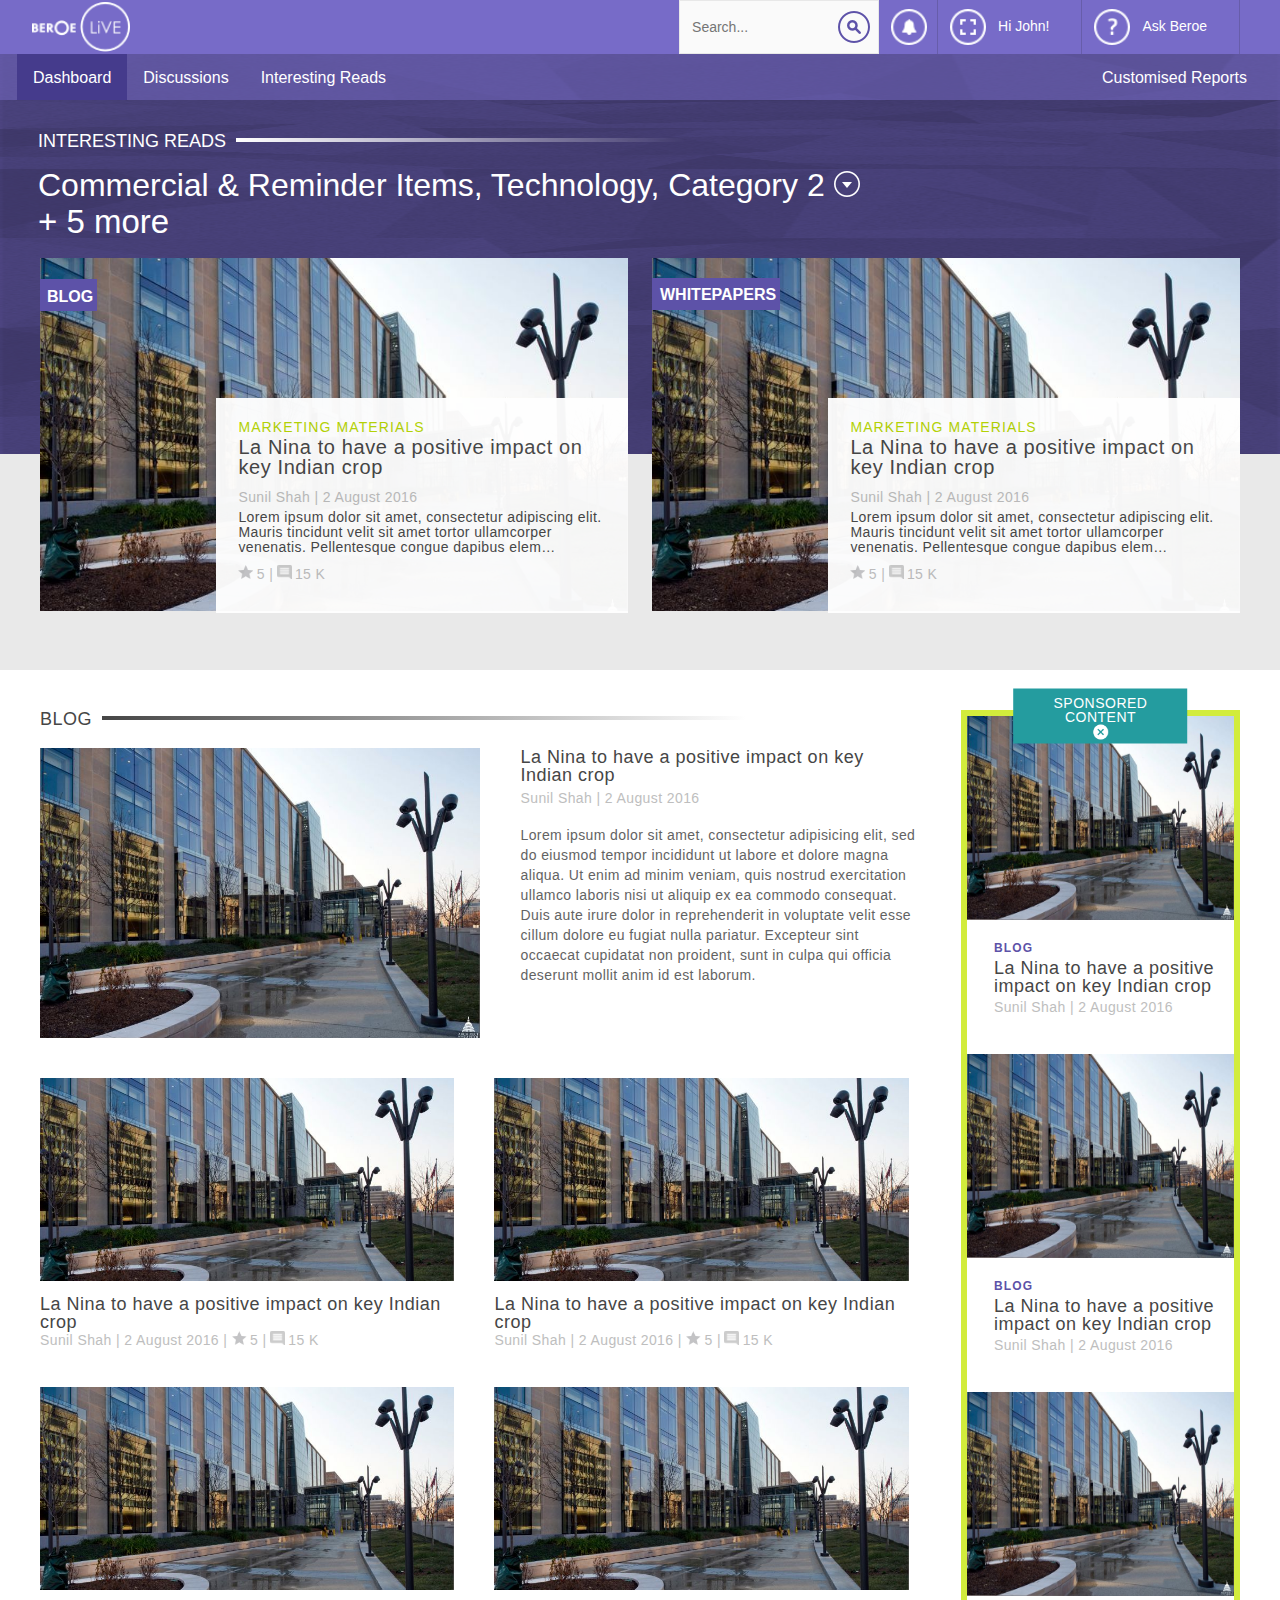
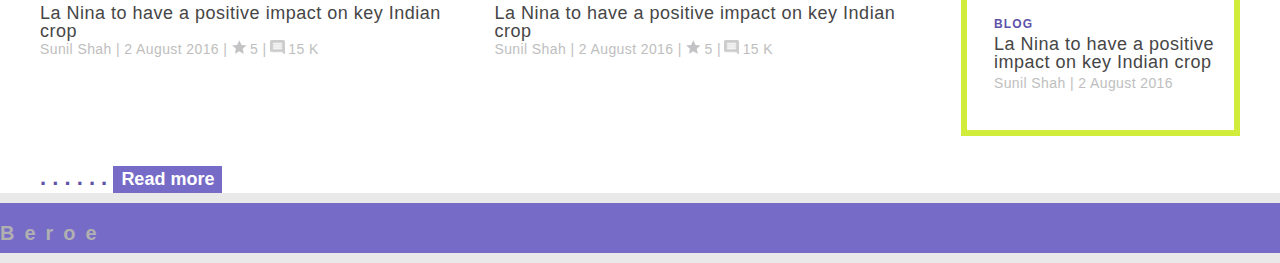
<file: zep_1/index.html>
<!DOCTYPE html>
<html>
<head>
	<title>Zeplin 02-Interesting Reads</title>
	<meta charset="utf-8">
	<link rel="stylesheet" href="./css/style.css">
	<meta name="viewport" content="width=device-width, initial-scale=1.0, user-scalable=no">
	
</head>
<body>

	<div id="popup-askBeroe" class="askBeroe-popup-pos">
		<div id="popup-wrap">
			<div id="popup-cont">
				<h1>--------------ASK BEROE--------------</h1>
				<p>Lorem ipsum dolor sit amet, consectetur adipisicing elit, sed do eiusmod
				tempor incididunt ut labore et dolore magna aliqua. Ut enim ad minim veniam,
				quis nostrud exercitation ullamco laboris nisi ut aliquip ex ea commodo
				consequat. Duis aute irure dolor in reprehenderit in voluptate velit esse
				cillum dolore eu fugiat nulla pariatur. Excepteur sint occaecat cupidatat non
				proident, sunt in culpa qui officia deserunt mollit anim id est laborum.</p>
				<p><a href="javascript:void(0)" onmousedown="toggleAskBeroePopUp();">Close pop-up X</a></p>
			</div>
		</div>
	</div>

	<div class="container-for-header">
		<header>
			<div class="header-fill">
				<div class="fill-top-navbar">
					<nav class="nav-first-row">
						<div class="logo">
							<img src="./assets/icons/beroe-live-logo.png">
						</div>
						<ul>
								
							<li id="searchBar" class="search-bar">
								<input id="search" type="text" name="" placeholder="Search..." maxlength="20" onmousedown="toggleSearch();" onblur="toggleSearch();" onmouseover="changeColor();" autocomplete="off">
							</li>
								
							<li class="notification-icon">
								<img  src="./assets/icons/notification-icon.png">	
							</li>
									
							<li class="login-ask">
								<div>
									<img  src="./assets/icons/full-screen-opaque-copy.png">
									<a href="index.html">Hi John!</a>
								</div>
							</li>
									
							<li class="login-ask">
								<div>
									<img  src="./assets/icons/ask-beroe.png">
									<a onclick="toggleAskBeroePopUp();" onblur="toggleAskBeroePopUp();">Ask Beroe</a>
								</div>
							</li>

						</ul>
					</nav>
				</div>
				<div class="fill-bottom-navbar">
					<nav class="nav-second-row">
						<div  id="links" class="list">
							<div class="list-items">
								<div class="list-item">
									<a href="#" class="linkbutton active">Dashboard </a>
								</div>
								<div class="list-item">
									<a href="#" class="linkbutton">Discussions </a>
								</div>
								<div class="list-item">
									<a href="#" class="linkbutton">Interesting Reads</a>
								</div>
							</div>

							<div class="list-items">
								<div class="list-item">
									<a href="#" class="linkbutton">Customised Reports</a>
								</div>
							</div>		
						</div>
					</nav>
			    </div>
			</div>
			<div class="fill-header-section">
			<section>
				<span class="header-section-head">INTERESTING READS</span><div id="grad-first-line"></div>
				<div>
					<p class="header-section-sub-head">Commercial & Reminder Items, Technology, Category 2</p>
					<div class="btn-pop">
						<button class= "ripple" onclick="togglePopup();"><img src="./assets/icons/caret-circle-white.png"></button>	
						<div id="popup-small" class="popup-position">			
							<div id="popup-container">
								<h3>POP UP</h3>
								<p>Lorem ipsum dolor sit amet, consectetur adipisicing elit, sed do eiusmod</p>
								<p><a href="javascript:void(0)" onmousedown="togglePopup();">Close pop-up X</a></p>
							</div>	
						</div>
					</div>
				</div>
				<p class="header-section-count">+ 5 more</p>
			</section>
			</div>
	    </header>
		<div class="fill-showcase">
		<section class="showcase" class="clearfix">
				<div class="first-image-box">
					<img src="./assets/images/buildings.jpg">
					<p class="blog-tag"><b>BLOG      </b></p>
					<div class="first-box-div">
						<p class="showcase-head">MARKETING MATERIALS</p>
						<p class="showcase-sub-head">La Nina to have a positive impact on key Indian crop</p>
						<p class="showcase-name-head">Sunil Shah | 2 August 2016</p>
						<p class="showcase-text">Lorem ipsum dolor sit amet, consectetur adipiscing elit. Mauris tincidunt velit sit amet tortor ullamcorper venenatis. Pellentesque congue dapibus elem…</p>
						<div class="star-comment-showcase">
							<img src="./assets/icons/grey-star.png">
							<p class="star-comment-para">5 | </p>
							<img src="./assets/icons/comments.png">
							<p class="star-comment-para">15 K</p>
					    </div>
					</div>
				</div>
				<div class="second-image-box" class="clearfix">
					<img src="./assets/images/buildings.jpg">
					<p class="whitepapers-tag"><b>WHITEPAPERS      </b></p>
					<div class="second-box-div">
						<p class="showcase-head">MARKETING MATERIALS</p>
						<p class="showcase-sub-head">La Nina to have a positive impact on key Indian crop</p>
						<p class="showcase-name-head">Sunil Shah | 2 August 2016</p>
						<p class="showcase-text">Lorem ipsum dolor sit amet, consectetur adipiscing elit. Mauris tincidunt velit sit amet tortor ullamcorper venenatis. Pellentesque congue dapibus elem…</p>
						<div class="star-comment-showcase">
							<img src="./assets/icons/grey-star.png">
							<p class="star-comment-para">5 | </p>
							<img src="./assets/icons/comments.png">
							<p class="star-comment-para">15 K</p>
					    </div>
					</div>
				</div>
		</section>
		</div>
    </div>
    <div class="fill-article">
	<article class="clearfix">
		<section id="section-to-expand">
			<div class="heading-contain">
			    <span class="section-head">BLOG</span><div id="grad-second-line"></div>
			    <div id="banner-to-show">
					<p>SPONSORED CONTENT</p>
					<button class="sponser-btn-to-show" onclick="toggleAside();"><img src="./assets/icons/caret-circle-white-filled.png"></button>
				</div>
			</div>
			<div class="section-container">
				<div id="f-sec" class="first-sec" class="clearfix">
					<img src="./assets/images/buildings.jpg">
					<div class="matter">
						<p class="matter-head">La Nina to have a positive impact on key Indian crop</p>
						<p class="matter-sub-head">Sunil Shah | 2 August 2016</p>
						<p class="matter-text">Lorem ipsum dolor sit amet, consectetur adipisicing elit, sed do eiusmod
						tempor incididunt ut labore et dolore magna aliqua. Ut enim ad minim veniam,
						quis nostrud exercitation ullamco laboris nisi ut aliquip ex ea commodo
						consequat. Duis aute irure dolor in reprehenderit in voluptate velit esse
						cillum dolore eu fugiat nulla pariatur. Excepteur sint occaecat cupidatat non
						proident, sunt in culpa qui officia deserunt mollit anim id est laborum.</p>
					</div>
				</div>
				
					<div class="box">
						<img src="./assets/images/buildings.jpg">
						<p class="box-para">La Nina to have a positive impact on key Indian crop</p>
						<span class="box-span">Sunil Shah | 2 August 2016 | </span><span class="star-comment-box">
							<img class="box-img" src="./assets/icons/grey-star.png">
							<p class="star-comment-para">5 | </p>
							<img class="box-img" src="./assets/icons/comments.png">
							<p class="star-comment-para">15 K</p>
					    </span>
					</div>
					<div class="box">
						<img src="./assets/images/buildings.jpg">
						<p class="box-para">La Nina to have a positive impact on key Indian crop</p>
						<span class="box-span">Sunil Shah | 2 August 2016 | </span><span class="star-comment-box">
							<img src="./assets/icons/grey-star.png">
							<p class="star-comment-para">5 | </p>
							<img src="./assets/icons/comments.png">
							<p class="star-comment-para">15 K</p>
					    </span>
					</div>
				
				
					<div class="box">
						<img src="./assets/images/buildings.jpg">
						<p class="box-para">La Nina to have a positive impact on key Indian crop</p>
						<span class="box-span">Sunil Shah | 2 August 2016 | </span><span class="star-comment-box">
							<img src="./assets/icons/grey-star.png">
							<p class="star-comment-para">5 | </p>
							<img src="./assets/icons/comments.png">
							<p class="star-comment-para">15 K</p>
					    </span>
					</div>
					<div class="box">
						<img src="./assets/images/buildings.jpg">
						<p class="box-para">La Nina to have a positive impact on key Indian crop</p>
						<span class="box-span">Sunil Shah | 2 August 2016 | </span><span class="star-comment-box">
							<img src="./assets/icons/grey-star.png">
							<p class="star-comment-para">5 | </p>
							<img src="./assets/icons/comments.png">
							<p class="star-comment-para">15 K</p>
					    </span>
					</div>
			</div>
		</section>

		<aside id="aside-to-hide">
			<div class="blogs">
				<img src="./assets/images/buildings.jpg">
				<div class="matter-for-aside">
					<p class="aside-same-para-first"><b>BLOG</b></p>
					<p class="aside-same-para-second">La Nina to have a positive impact on key Indian crop</p>
					<p class="aside-same-para-third">Sunil Shah | 2 August 2016</p>
				</div>
			</div>
			<div class="blogs">
				<img src="./assets/images/buildings.jpg">
				<div class="matter-for-aside">
					<p class="aside-same-para-first"><b>BLOG</b></p>
					<p class="aside-same-para-second">La Nina to have a positive impact on key Indian crop</p>
					<p class="aside-same-para-third">Sunil Shah | 2 August 2016</p>
				</div>
			</div>
			<div class="blogs">
				<img src="./assets/images/buildings.jpg">
				<div class="matter-for-aside">
					<p class="aside-same-para-first"><b>BLOG</b></p>
					<p class="aside-same-para-second">La Nina to have a positive impact on key Indian crop</p>
					<p class="aside-same-para-third">Sunil Shah | 2 August 2016</p>
				</div>
			</div>
			<div class="banner">
				<p>SPONSORED CONTENT</p>
				<div class="sponser-btn"><button onclick="toggleAside();"><img src="./assets/icons/close-white.png"></button></div>
			</div>
		</aside>
	</article>
	</div>
	<div class="extra-wrapper">
		<div class="extra-container">
			<div id="extra-matter">
				<div class="first-ex" class="clearfix">
					<img src="./assets/images/buildings.jpg">
					<div class="matter">
						<p class="matter-head">La Nina to have a positive impact on key Indian crop</p>
						<p class="matter-sub-head">Sunil Shah | 2 August 2016</p>
						<p class="matter-text">Lorem ipsum dolor sit amet, consectetur adipisicing elit, sed do eiusmod
						tempor incididunt ut labore et dolore magna aliqua. Ut enim ad minim veniam,
						quis nostrud exercitation ullamco laboris nisi ut aliquip ex ea commodo
						consequat. Duis aute irure dolor in reprehenderit in voluptate velit esse
						cillum dolore eu fugiat nulla pariatur. Excepteur sint occaecat cupidatat non
						proident, sunt in culpa qui officia deserunt mollit anim id est laborum.</p>
					</div>
				</div>
				
					<div class="ex-box">
						<img src="./assets/images/buildings.jpg">
						<p class="box-para">La Nina to have a positive impact on key Indian crop</p>
						<span class="box-span">Sunil Shah | 2 August 2016 | </span><span class="star-comment-box">
							<img class="box-img" src="./assets/icons/grey-star.png">
							<p class="star-comment-para">5 | </p>
							<img class="box-img" src="./assets/icons/comments.png">
							<p class="star-comment-para">15 K</p>
					    </span>
					</div>
					<div class="ex-box">
						<img src="./assets/images/buildings.jpg">
						<p class="box-para">La Nina to have a positive impact on key Indian crop</p>
						<span class="box-span">Sunil Shah | 2 August 2016 | </span><span class="star-comment-box">
							<img src="./assets/icons/grey-star.png">
							<p class="star-comment-para">5 | </p>
							<img src="./assets/icons/comments.png">
							<p class="star-comment-para">15 K</p>
					    </span>
					</div>
				
				
					<div class="ex-box">
						<img src="./assets/images/buildings.jpg">
						<p class="box-para">La Nina to have a positive impact on key Indian crop</p>
						<span class="box-span">Sunil Shah | 2 August 2016 | </span><span class="star-comment-box">
							<img src="./assets/icons/grey-star.png">
							<p class="star-comment-para">5 | </p>
							<img src="./assets/icons/comments.png">
							<p class="star-comment-para">15 K</p>
					    </span>
					</div>
					<div class="ex-box">
						<img src="./assets/images/buildings.jpg">
						<p class="box-para">La Nina to have a positive impact on key Indian crop</p>
						<span class="box-span">Sunil Shah | 2 August 2016 | </span><span class="star-comment-box">
							<img src="./assets/icons/grey-star.png">
							<p class="star-comment-para">5 | </p>
							<img src="./assets/icons/comments.png">
							<p class="star-comment-para">15 K</p>
					    </span>
					</div>
			</div>
			<div class="more-less">
				<p id="dots">. . . . . .</p>
				<button class="read-more" onclick="extraMatter()" id="myBtn">Read more</button>
			</div>
		</div>
    </div>
	<footer>
		<p><b>Beroe</b></p>
	</footer>
<script src="./javascript/index.js" type="text/javascript"></script>
</body>
</html>
</file>
<file: zep_1/css/style.css>
* 
{
	box-sizing: border-box;
}
body 
{
	font: 12px/1.0 sans-serif ;
	margin: 0px;
	padding: 0px;
	background-color: #e9e9e9;
	color: white;
	user-select: none;
}

.container-for-header
{
	background-color: #e9e9e9;
	background: url("../background.png") no-repeat 0;
	background-size: 100% 50%;
	background-position: top;
	width: 100%;
	height: 30%;
	margin: auto;
	overflow: hidden;
	display: flex;
	flex-direction: column;
}

/* Header */

header
{
	width: 100%;
	height: 100%;
	display: flex;
	flex-wrap: wrap;
}

.header-fill
{
	box-shadow: 0px 0px 0px 0px #000000;
	width: 100%;
}

/* nav-bar-1 */

.fill-top-navbar
{
	background-color: #776bc8;
}

.nav-first-row 
{
	background-color: #776bc8;
	height: 54px;
	width: 100%;
	display: flex;
	justify-content: space-between;
	
}

.logo
{
	/*float: left;*/
	padding: 0px 0px 0px 32px;
	display: flex;
	justify-content: flex-start;
}

.logo img
{
	padding: 2px 0px;
}

.search-bar
{
	height: 100%;
	width: 200px;
	transition-duration: 500ms;
}
.search-bar input
{
	background: url("../assets/icons/search-purple.png") left no-repeat;
	background-position: 95%;
	width: 100%;
	height: 100%;
	background-color: #fafafa;
	border: solid 1px #e8e8e8;
	padding: 12px 52px 12px 12px;
	color: #5d52a8; 
	font-size:14px;
	outline: none;
}
.notification-icon
{
	height: 100%;
	border-right: 1px solid #675daa;
	padding: 9px 10px 0 12px;
}
.notification-icon img 
{
	width: 36px;
	height: 36px;
}

.login-ask
{
	border-right: 1px solid #675daa;
	padding-left: 6px;
}
.login-ask div
{
	height: 100%;
	padding: 9px 6px;
	display: flex;
	justify-content: space-between;
	flex-direction: row;
}

.login-ask div img
{
	width: 36px;
	height: 36px;
	/*float: left;*/
}
.login-ask div a
{
	/*float: right;*/
	color: #ffffff;
	margin: 10px 26px 0 12px;
	font-size: 14px;
}


.nav-first-row ul
{
	margin-right: 40px;
	-webkit-margin-before: 0em;
    -webkit-margin-after: 0em;
	/*float: right;*/
	list-style-type: none;
	height: 100%;
	display: flex;
	flex-direction: row;
	justify-content: flex-start;
}

.nav-first-row ul li
{
	/*float: left;*/
	color: #ffffff;
}

.nav-first-row ul li a:link
{
	text-decoration: none;
	color: #ffffff;
}


/*nav-bar-2*/

.fill-bottom-navbar
{
	background-color: rgba(119,107,200,0.5);
}

.nav-second-row 
{
	height: 46px;
	width: 100%;
	display: flex;
}

.list
{
	width: 100%;
	height: 100%;
	padding: 0px 17px;
	-webkit-margin-before: 0em;
    -webkit-margin-after: 0em;
    display: flex;
    flex-direction: row;
    justify-content: space-between;
}

.bttn
{
	outline: none;
	border: none;
}

.list-items
{
	display: flex;
	flex-direction: row;
}

.list-item 
{
	height: 100%;
	padding-top: 16px;
}

.linkbutton 
{
	padding: 15px 16px;
	text-align: center;
	text-decoration: none;
	color: #ffffff;
	font-size: 16px;
}

.list-item a:hover
{
	background-color: #453b8c;
	color: #ffffff;
}

.active
{
	background-color: #453b8c;
	color: #ffffff;
}


/* Header-section */


.fill-header-section
{
	background: url("../background.png") no-repeat 0;
	background-size: 100% 50%;
	background-position: top;
	width: 100%;
}

header section
{
	width: 100%;
	padding-left: 38px;
    padding-top: 32px;
}

header section p
{
	-webkit-margin-before: 0em;
    -webkit-margin-after: 0em;
}

header section div p
{
	margin-top: 19px;
	display: inline-block;
}

button
{
	background-color: rgba(0,0,0,0);
	border: none;
	outline: none;
}


.ripple {
  background-position: center;
  transition: background 0.4s;
}
.ripple:hover {
  background: rgba(0,0,0,0.2) radial-gradient(circle, transparent 1%, rgba(255,255,255,0.5) 1%) center/15000%;
}
.ripple:active {
  background-size: 100%;
  transition: background 0s;
}

header section div img
{
	display: inline-block;
	width: 26px;
	height: 26px;
	position: relative;
	top:1px;
	left:0px;
}

.header-section-head
{
	font-size: 18px;
}

.header-section-sub-head
{
	font-size: 32px;
}

.header-section-count
{
	font-size: 33px; 
	padding-top: 4px;
}

#grad-first-line
{
	margin: 0 0 5px 10px;
	display: inline-block;
	width: 450.9px;
    height: 2px;
    border-style: solid;
    border-width: 2px;
    border-image-source: linear-gradient(to left, rgba(255, 255, 255, 0), #ffffff);
    border-image-slice: 1;
}


.clearfix::after {
    content: "";
    clear: both;
    display: table;
}

/* Showcase */

.fill-showcase
{
	background: url("../background.png") no-repeat 0;
	background-size: 100% 50%;
	background-position: top;
	overflow: hidden;
}
.showcase
{
	width: 100%;
	height: 373px;
	padding: 20px 40px 0;
}

.showcase p
{
	-webkit-margin-before: 0em;
    -webkit-margin-after: 0em;
}

.first-image-box
{
	margin-right: 1%;
	float: left;
	width: 49%;
	position: relative;
	overflow: hidden;
	margin-bottom: 57px;
}
.first-image-box img
{	
	width: 100%;
	height: 353px;
	object-fit: cover;
}

.blog-tag
{
	width: 57px;
    height: 32px;
    padding: 10px 0 6px 7px;
    position: absolute;
    background-color: #5d52a8;
    top: 21px;
    left: 0px;
    font-size: 16px;
}

.first-box-div 
{
	position: absolute;
	background-color: #ffffff;
	width: 70%;
    max-height: 70%;
    opacity: 0.96;
    bottom: 0%;
    left: 30%;
	padding: 22px 14px 32px 22px;
}

.second-image-box
{
	margin-left: 1%;
	float: left;
	width: 49%;
	position: relative;
	overflow: hidden;
	margin-bottom: 57px;	
} 
.second-image-box img
{	
	width: 100%;
	height: 353px;
	object-fit: cover;
}

.whitepapers-tag
{
	width: 128px;
	height: 32px;
	padding: 9px 0 7px 8px;
	position: absolute;
	background-color: #5d52a8;
	top: 20px;
	left: 0px;
	font-size: 16px;
}

.second-box-div 
{
	position: absolute;
	background-color: #ffffff;
	width: 70%;
    max-height: 70%;
    opacity: 0.96;
    bottom: 0%;
    left: 30%;
	padding: 22px 14px 32px 22px;
}

.showcase-head
{
	color: #b5d400; 
	font-size: 14px; 
	letter-spacing: 1.1px;
}

.showcase-sub-head
{
	color: #464646; 
	font-size: 20px; 
	letter-spacing: 0.6px; 
	padding-top: 3px;
}

.showcase-name-head
{
	color: #bebebe; 
	font-size: 14px; 
	letter-spacing: 0.4px; 
	padding-top: 13px;
}

.showcase-text
{
	color: #464646; 
	font-size: 14px; 
	letter-spacing: 0.4px; 
	padding-top: 6px; 
	line-height: 15px;
}

.star-comment-showcase img, p
{
	display: inline-block;
}

.star-comment-showcase
{
	margin-top: 10px;
}

.star-comment-showcase img
{
	width: 15px; 
	height: 14px;
}


/* blog section */

.fill-article
{
	background-color: #ffffff;
}

article
{
	width: 100%;
	background-color: #ffffff;
	display: flex;
	padding: 0 40px;
}

article p
{
	-webkit-margin-before: 0em;
    -webkit-margin-after: 0em;
}

/* section */

#grad-second-line
{
	display: inline-block;
	margin: 0 0 5px 10px;
    width: 70%;
    height: 2px;
    border-style: solid;
    border-width: 2px;
    border-image-source: linear-gradient(to left, rgba(70, 70, 70, 0), #464646);
    border-image-source: linear-gradient(to left, rgba(70, 70, 70, 0), var(brown));
    border-image-slice: 1;
    position: relative;
}
article section
{
	width: 100%;
	padding-top: 40px;
}

.heading-contain
{
	position: relative;
}

.section-head
{
	color: #464646; 
	font-size: 18px; 
	letter-spacing: 0.5px;
}

.section-container
{
	width: 100%;
	display: flex;
	flex-wrap: wrap;
}

.first-sec
{
	width: 100%;
	height: 290px;
	margin: 20px 40px 20px 0;
	transition-duration: 500ms;
}

.first-sec img
{
	width: 50%;
    height: 100%;
    object-fit: cover;
    background-color: #ffffff;
    float: left;
}

.matter
{
	float: left;
	width: 50%;
	padding-left: 40px;
}

.matter-head
{
	color: #464646;
	font-size: 18px; 
	letter-spacing: 0.5px;
}

.matter-sub-head
{
	color: #bebebe;
	font-size: 14px; 
	letter-spacing: 0.4px; 
	padding-top: 7px;
}

.matter-text
{
	color: #636363; 
	font-size: 14px; 
	letter-spacing: 0.4px;
	padding-top: 20px; 
	line-height: 20px;
}


.box
{
	width: 45%;
	margin: 20px 40px 20px 0;
	transition: 500ms;
}


.box img
{
	width: 100%;
    height: 203px;
    object-fit: cover;
    background-color: #ffffff;
}

.star-comment-box img, p
{
	display: inline-block;
}

.box-para
{
	color: #464646;
	font-size: 18px; 
	letter-spacing: 0.5px; 
	padding-top: 12px;
}

.star-comment-box img
{
	width: 15px; 
	height:14px;
}

.box-span
{
	color: #bebebe;
	font-size: 14px; 
	letter-spacing: 0.4px; 
	padding-top: 7px;
}

.star-comment-para
{
	font-size: 14px; 
	letter-spacing: 0.4px; 
	color: #bebebe;
}


/* aside */

aside
{
	float: right;
	border: 6px solid #d2ec3c;
	color: #000000;
	width: 30%;
	height: 100%;
	position: relative;
	display: block;
	margin-top: 40px;
}

.banner
{
	width: 65%;
	height: 55px;
	position: absolute;
	top: 0%;
	left: 50%;
	transform: translate(-50%,-50%);
	background-color: #249c9f;
	padding: 7px 15px 7px 15px;
	text-align: center;
	color: #ffffff; 
	font-size: 14px; 
	letter-spacing: 0.5px;
}

aside img
{
	width: 100%;
    height: 204px;
}

.matter-for-aside
{
	width: 100%;
	padding: 10px;
}

.aside-same-para-first
{
	color: #5d52a8;
	font-size: 12px; 
	letter-spacing: 1.2px; 
	padding: 10px 0 0 17px;
}

.aside-same-para-second
{
	color: #464646;
	font-size: 18px; 
	letter-spacing: 0.5px; 
	padding: 5px 0 0 17px;
}

.aside-same-para-third
{
	color: #bebebe;
	font-size: 14px; 
	letter-spacing: 0.4px; 
	padding: 5px 0 30px 17px;
}

/* POP UPs */

.btn-pop
{
	display: inline-block;
	width: 20%;
	position: relative;
}

.popup-position
{
	position: absolute;
	background-color: rgba(0, 0, 0, 0);
	display: none;
}

#popup-container
{
	position: absolute;
    z-index: 1;
    right: 42%;
    top: 100%;
    width: 100%;
	background-color: #8dedefeb;
	padding: 20px;
	color: black;
	border-radius: 5px;
	font-weight: bold;
	box-shadow: 4px 4px 15px 3px #000000;
}

#popup-container {
	position: relative;
	background: #8dedefeb;
}

#popup-container:after {
	bottom: 100%;
	left: 48%;
	border: solid transparent;
	content: " ";
	height: 0;
	width: 0;
	position: absolute;
	pointer-events: none;
	border-color: rgba(141, 237, 239, 0);
	border-bottom-color: #8dedefeb;
	border-width: 20px;
	margin-left: -15px;
}

.askBeroe-popup-pos
{
	z-index: 1;
	position: absolute;
	background-color: rgba(0,0,0,0.7);
	width: 100%;
	height: 100%;
	display: none;
    justify-content: center;
    align-items: center;
}

#popup-wrap
{
	width: 85%;
	height: 100%;
	display: flex;
	justify-content: center;
	align-items: center;
	text-align: center;
}

#popup-cont
{
	background-color: #8dedefeb;
	padding: 20px;
	color: black;
	border-radius: 10px;
	font-weight: bold;
	font-size: 15px;
	line-height: 30px;
	box-shadow: 4px 4px 15px 3px #000000;
	height: 50%;
	width: 70%;
}

.more-less
{
	color: #5d52a8; 
	font-size: 22px;
	font-weight: bold; 
	padding-top: 30px;
}

.read-more
{
	font-size: 18px;
	font-weight: bold;
	background-color: #776bc8;
	color: #ffffff;
	border: 2px dotted rgba(119,107,200,0.5);
}

.extra-wrapper p
{
	-webkit-margin-before: 0em;
    -webkit-margin-after: 0em;
}

.extra-wrapper
{
	background-color: #ffffff;
}

.extra-container
{
	background-color: #ffffff;
	padding: 0 40px;
}

#extra-matter
{
	width: 100%;
	padding-top: 40px;
	display: none;
	flex-wrap: wrap;
}

.first-ex
{
	width: 63%;
	height: 290px;
	margin: 20px 40px 20px 0;
	transition-duration: 500ms;
}

.first-ex img
{
	width: 50%;
    height: 100%;
    object-fit: cover;
    background-color: #ffffff;
    float: left;
}

.ex-box .matter
{
	float: left;
	width: 50%;
	padding-left: 40px;
}

.ex-box .matter-head
{
	color: #464646;
	font-size: 18px; 
	letter-spacing: 0.5px;
}

.ex-box .matter-sub-head
{
	color: #bebebe;
	font-size: 14px; 
	letter-spacing: 0.4px; 
	padding-top: 7px;
}

.ex-box .matter-text
{
	color: #636363; 
	font-size: 14px; 
	letter-spacing: 0.4px;
	padding-top: 20px; 
	line-height: 20px;
}

.ex-box
{
	width: 30%;
	margin: 20px 40px 20px 0;
	transition: 500ms;
}

.ex-box img
{
	width: 100%;
    height: 203px;
    object-fit: cover;
    background-color: #ffffff;
}

.ex-box .star-comment-box img, p
{
	display: inline-block;
}

.ex-box .box-para
{
	color: #464646;
	font-size: 18px; 
	letter-spacing: 0.5px; 
	padding-top: 12px;
}

.ex-box .star-comment-box img
{
	width: 15px; 
	height:15px;
}

.ex-box .box-span
{
	color: #bebebe;
	font-size: 14px; 
	letter-spacing: 0.4px; 
	padding-top: 7px;
}

.ex-box .star-comment-para
{
	font-size: 14px; 
	letter-spacing: 0.4px; 
	color: #bebebe;
}

.sponser-btn img
{
	width: 15px;
	height: 15px;

}

.sponser-btn
{
	position: relative;
	top: 0%;
	left: 0%;
}

#banner-to-show
{
	width: 15%;
	height: 55px;
	background-color: #249c9f;
	padding: 7px 15px 7px 15px;
	text-align: center;
	color: #ffffff; 
	font-size: 14px; 
	letter-spacing: 0.5px;
	position: absolute;
    display: none;
    bottom: 0%;
    left: 85%;
}


.sponser-btn-to-show img
{
	width: 15px;
	height: 15px;
}

footer
{
	height: 50px;
	background-color: #776bc8;
	color: #b0b0b0;
	font-size: 20px;
	letter-spacing: 10px;
	margin-top: 10px;
}

/* Responsiveness */

@media only screen and (min-width: 1280px)
{
	.container-for-header
	{
		max-width: 1280;
		margin: 0 auto;
	}

	.nav-first-row
	{
		max-width: 1280px;
		margin: 0 auto;
	}
	
	.nav-second-row
	{
		max-width: 1280px;
		margin: 0 auto;
	}

	header section
	{
		/*padding-left: 0px;*/
		max-width: 1280px;
		margin: 0 auto;
	}

	.showcase
	{
		/*padding: 20px 0px;*/
		max-width: 1280px;
		margin: 0 auto;
	}

	article
	{
		/*padding: 27px 0px 20px 0px;*/
		max-width: 1280px;
		margin: 0 auto;
	}
	
	.extra-container
	{
		max-width: 1280px;
		margin: 0 auto;
	}
	#extra-matter
	{
		max-width: 1280px;
		margin: 0 auto;
	}

	#popup-wrap
	{
		max-width: 1280px;
		margin: 0 auto;
	}
}
</file>
